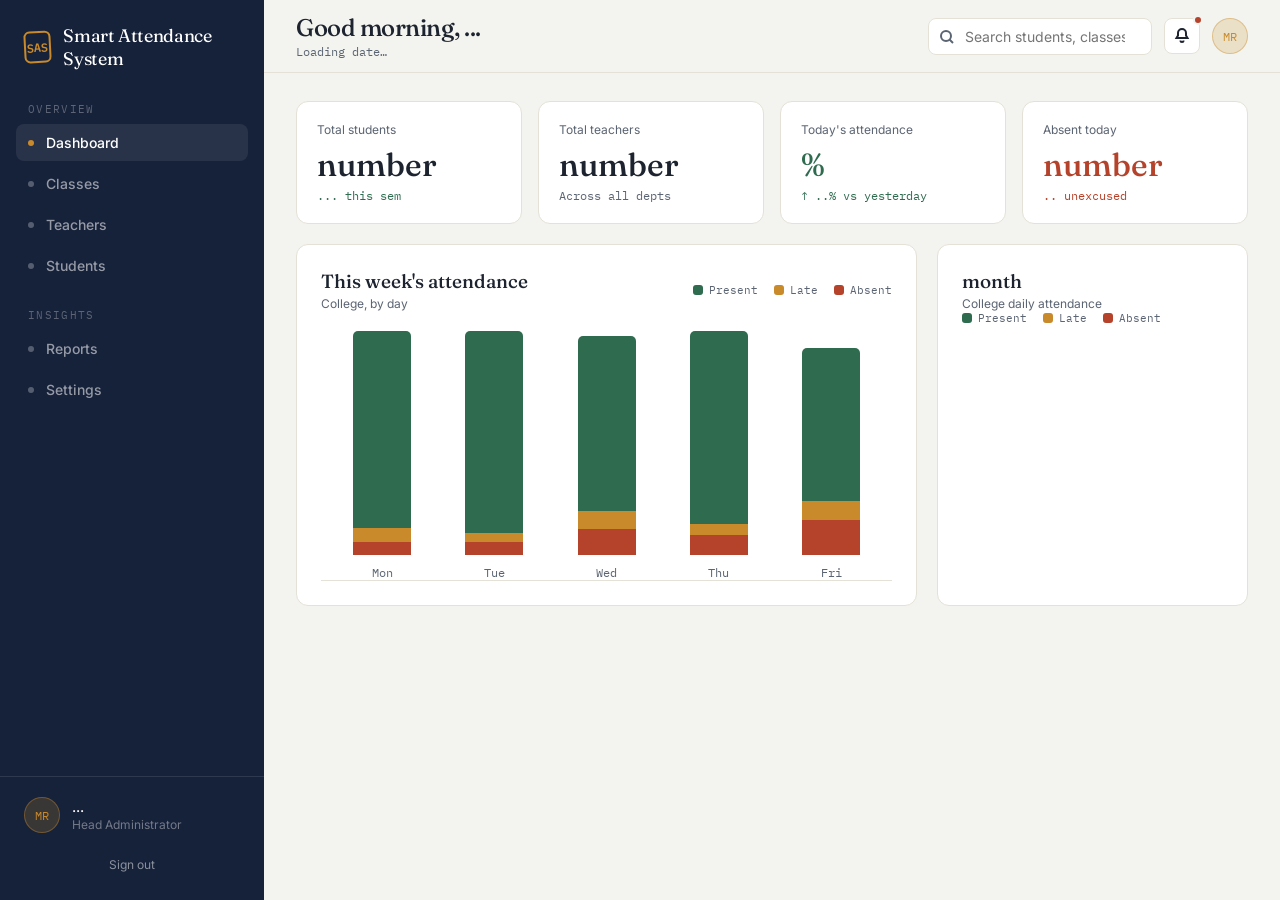
<file: admin.html>
<!doctype html>
<html lang="en">
  <head>
    <meta charset="UTF-8" />
    <meta name="viewport" content="width=device-width, initial-scale=1.0" />
    <title>Dashboard · Smart Attendance System Admin</title>

    <link rel="preconnect" href="https://fonts.googleapis.com" />
    <link rel="preconnect" href="https://fonts.gstatic.com" crossorigin />
    <link
      href="https://fonts.googleapis.com/css2?family=Fraunces:opsz,wght@9..144,400;9..144,500;9..144,600;9..144,700&family=Inter:wght@400;500;600;700&family=IBM+Plex+Mono:wght@400;500;600&display=swap"
      rel="stylesheet"
    />

    <link rel="stylesheet" href="admin.css" />
  </head>

  <body>
    <div id="sidebar-overlay"></div>

    <div class="layout">
      <aside id="sidebar" class="sidebar">
        <div class="sidebar-header">
          <a href="admin.html" class="logo">
            <div class="logo-mark">SAS</div>
            <span>Smart Attendance System</span>
          </a>

          <button
            id="sidebar-close"
            class="sidebar-close"
            aria-label="Close menu"
          >
            ✕
          </button>
        </div>

        <nav class="sidebar-nav">
          <p class="nav-heading">Overview</p>

          <a href="admin.html" class="nav-link active">
            <span class="nav-dot"></span>
            Dashboard
          </a>

          <a href="#" class="nav-link">
            <span class="nav-dot"></span>
            Classes
          </a>

          <a href="#" class="nav-link">
            <span class="nav-dot"></span>
            Teachers
          </a>

          <a href="#" class="nav-link">
            <span class="nav-dot"></span>
            Students
          </a>

          <p class="nav-heading insights-heading">Insights</p>

          <a href="#" class="nav-link">
            <span class="nav-dot"></span>
            Reports
          </a>

          <a href="#" class="nav-link">
            <span class="nav-dot"></span>
            Settings
          </a>
        </nav>

        <div class="sidebar-footer">
          <div class="admin-profile">
            <div class="avatar">MR</div>

            <div>
              <p>...</p>
              <span>Head Administrator</span>
            </div>
          </div>

          <a href="login.html" class="sign-out">Sign out</a>
        </div>
      </aside>

      <div class="main">
        <header class="topbar">
          <div class="topbar-left">
            <button
              id="sidebar-open"
              class="menu-button"
              aria-label="Open menu"
            >
              <svg
                width="22"
                height="22"
                fill="none"
                stroke="currentColor"
                stroke-width="2"
              >
                <path d="M2 5h18M2 11h18M2 17h18" />
              </svg>
            </button>

            <div>
              <h1>Good morning, ...</h1>
              <p data-today>Loading date…</p>
            </div>
          </div>

          <div class="topbar-right">
            <div class="search-box">
              <input type="search" placeholder="Search students, classes…" />

              <svg
                width="14"
                height="14"
                fill="none"
                stroke="currentColor"
                stroke-width="2"
              >
                <circle cx="6" cy="6" r="5" />
                <path d="M13 13l-3.5-3.5" />
              </svg>
            </div>

            <button class="notification-button" aria-label="Notifications">
              <svg
                width="16"
                height="16"
                fill="none"
                stroke="currentColor"
                stroke-width="2"
              >
                <path
                  d="M8 1a4 4 0 0 0-4 4v2.5L2.5 10h11L12 7.5V5a4 4 0 0 0-4-4Z"
                />
                <path d="M6.5 12.5a1.5 1.5 0 0 0 3 0" />
              </svg>

              <span></span>
            </button>

            <div class="avatar top-avatar">MR</div>
          </div>
        </header>

        <main>
          <section class="stats-grid">
            <div class="stat-card">
              <p>Total students</p>
              <strong>number</strong>
              <span class="positive">... this sem</span>
            </div>

            <div class="stat-card">
              <p>Total teachers</p>
              <strong>number</strong>
              <span>Across all depts</span>
            </div>

            <div class="stat-card">
              <p>Today's attendance</p>
              <strong class="present-text">%</strong>
              <span class="positive">↑ ..% vs yesterday</span>
            </div>

            <div class="stat-card">
              <p>Absent today</p>
              <strong class="absent-text">number</strong>
              <span class="absent-text">.. unexcused</span>
            </div>
          </section>

          <section class="dashboard-grid">
            <div class="card attendance-card">
              <div class="card-header">
                <div>
                  <h2>This week's attendance</h2>
                  <p>College, by day</p>
                </div>

                <div class="legend">
                  <span>
                    <i class="present-bg"></i>
                    Present
                  </span>

                  <span>
                    <i class="late-bg"></i>
                    Late
                  </span>

                  <span>
                    <i class="absent-bg"></i>
                    Absent
                  </span>
                </div>
              </div>

              <div class="bar-track">
                <div class="bar-col">
                  <div class="bar-stack bar-mon">
                    <div class="present-bg" style="height: 88%"></div>
                    <div class="late-bg" style="height: 6%"></div>
                    <div class="absent-bg" style="height: 6%"></div>
                  </div>
                  <span>Mon</span>
                </div>

                <div class="bar-col">
                  <div class="bar-stack bar-tue">
                    <div class="present-bg" style="height: 90%"></div>
                    <div class="late-bg" style="height: 4%"></div>
                    <div class="absent-bg" style="height: 6%"></div>
                  </div>
                  <span>Tue</span>
                </div>

                <div class="bar-col">
                  <div class="bar-stack bar-wed">
                    <div class="present-bg" style="height: 80%"></div>
                    <div class="late-bg" style="height: 8%"></div>
                    <div class="absent-bg" style="height: 12%"></div>
                  </div>
                  <span>Wed</span>
                </div>

                <div class="bar-col">
                  <div class="bar-stack bar-thu">
                    <div class="present-bg" style="height: 86%"></div>
                    <div class="late-bg" style="height: 5%"></div>
                    <div class="absent-bg" style="height: 9%"></div>
                  </div>
                  <span>Thu</span>
                </div>

                <div class="bar-col">
                  <div class="bar-stack bar-fri">
                    <div class="present-bg" style="height: 74%"></div>
                    <div class="late-bg" style="height: 9%"></div>
                    <div class="absent-bg" style="height: 17%"></div>
                  </div>
                  <span>Fri</span>
                </div>
              </div>
            </div>

            <div class="card overview-card">
              <h2>month</h2>
              <p>College daily attendance</p>

              <div class="roll-grid" data-roll-grid="28"></div>

              <div class="legend calendar-legend">
                <span>
                  <i class="present-bg"></i>
                  Present
                </span>

                <span>
                  <i class="late-bg"></i>
                  Late
                </span>

                <span>
                  <i class="absent-bg"></i>
                  Absent
                </span>
              </div>
            </div>
          </section>
        </main>
      </div>
    </div>
  </body>
</html>
</file>
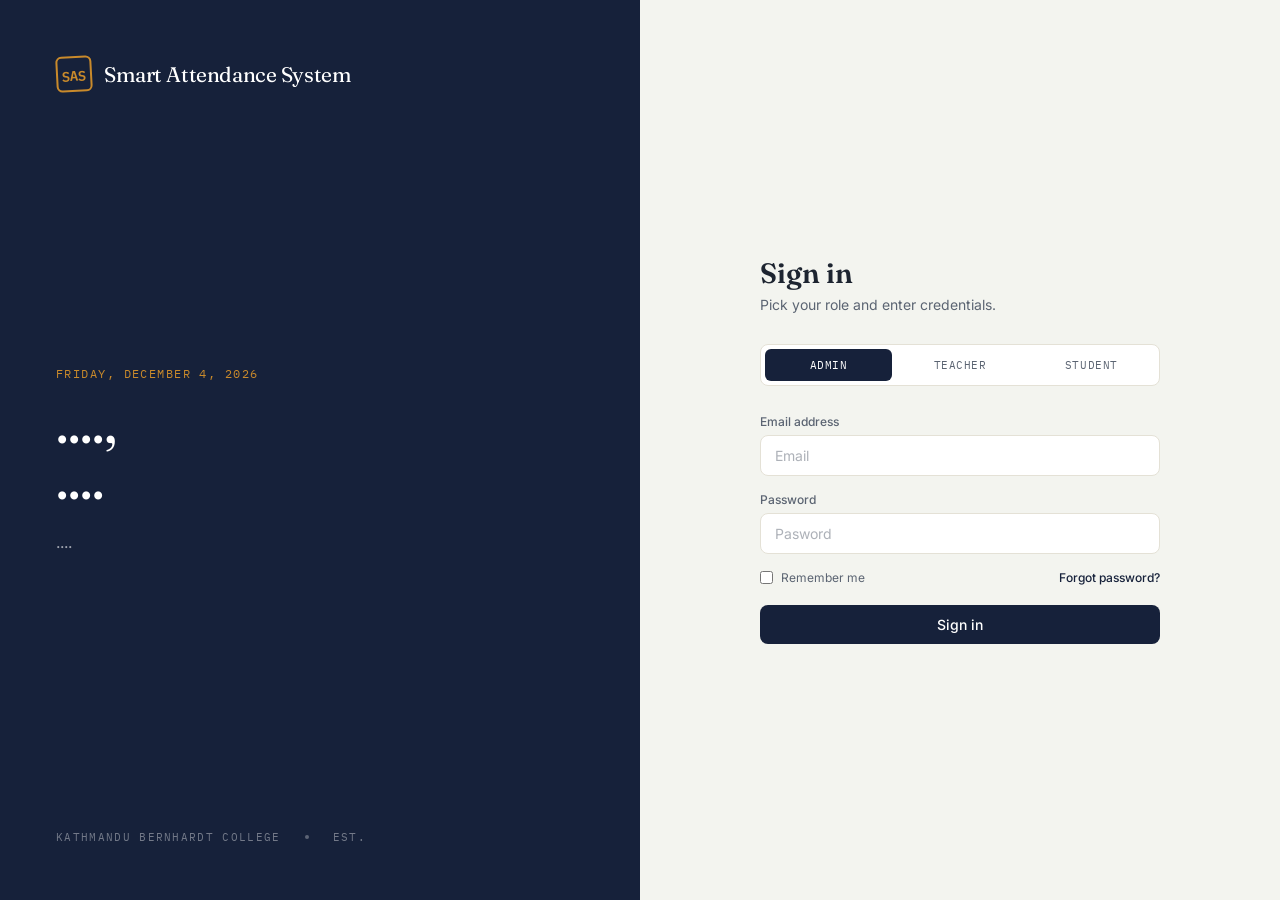
<file: login.html>
<!doctype html>

<html lang="en">
  <head>
    <meta charset="UTF-8" />
    <meta name="viewport" content="width=device-width, initial-scale=1.0" />

    <title>Sign in · Smart Attendance System</title>

    <link rel="preconnect" href="https://fonts.googleapis.com" />
    <link rel="preconnect" href="https://fonts.gstatic.com" crossorigin />

    <link
      href="https://fonts.googleapis.com/css2?family=Fraunces:opsz,wght@9..144,400;9..144,500;9..144,600;9..144,700&family=Inter:wght@400;500;600;700&family=IBM+Plex+Mono:wght@400;500;600&display=swap"
      rel="stylesheet"
    />

    <link rel="stylesheet" href="login.css" />
  </head>

  <body>
    <div class="login-page">
      <section class="ink-panel">
        <div class="brand">
          <div class="logo-box">SAS</div>
          <span class="brand-name">Smart Attendance System</span>
        </div>

        <div class="intro">
          <p class="today" data-today>...</p>

          <h1>
            ....,<br />
            ....
          </h1>

          <p class="intro-text">....</p>
        </div>

        <div class="panel-footer">
          <span>Kathmandu Bernhardt College</span>
          <span class="footer-dot"></span>
          <span>Est. </span>
        </div>
      </section>

      <section class="paper-panel">
        <div class="login-container">
          <h2>Sign in</h2>

          <p class="login-description">Pick your role and enter credentials.</p>

          <div class="role-tabs">
            <button type="button" data-role-tab="admin" class="role-tab active">
              Admin
            </button>

            <button type="button" data-role-tab="teacher" class="role-tab">
              Teacher
            </button>

            <button type="button" data-role-tab="student" class="role-tab">
              Student
            </button>
          </div>

          <form id="login-form">
            <input type="hidden" id="login-role" value="admin" />

            <div class="form-group">
              <label for="email"> Email address </label>

              <input id="email" type="email" required placeholder="Email" />
            </div>

            <div class="form-group">
              <label for="password"> Password </label>

              <input
                id="password"
                type="password"
                required
                placeholder="Pasword"
              />
            </div>

            <div class="form-options">
              <label class="remember">
                <input type="checkbox" id="remember" />

                <span>Remember me</span>
              </label>

              <a href="#" class="forgot-password"> Forgot password? </a>
            </div>

            <button type="submit" class="sign-in-button">Sign in</button>
          </form>
        </div>
      </section>
    </div>
    <script src="login.js"></script>
  </body>
</html>
</file>
<file: admin.css>
* {
  margin: 0;
  padding: 0;
  box-sizing: border-box;
}
:root {
  --ink: #16213a;
  --inkdeep: #0f1729;
  --paper: #f3f4ef;
  --card: #ffffff;
  --line: #e4e1d6;
  --present: #2f6b4f;
  --presentlight: #e4efe8;
  --late: #c98a2b;
  --latelight: #f7ecda;
  --absent: #b5432b;
  --absentlight: #f6e5df;
  --muted: #5b6472;
  --ink2: #1d2430;
}
body {
  background: var(--paper);
  color: var(--ink2);
  font-family: "Inter", sans-serif;
  -webkit-font-smoothing: antialiased;
}
button,
input,
select {
  font: inherit;
}
button {
  cursor: pointer;
}
a {
  text-decoration: none;
  color: inherit;
}
.layout {
  min-height: 100vh;
  display: grid;
  grid-template-columns: 264px 1fr;
}
.sidebar {
  height: 100vh;
  background: var(--ink);
  color: white;
  display: flex;
  flex-direction: column;
  position: sticky;
  top: 0;
}
.sidebar-header {
  display: flex;
  align-items: center;
  justify-content: space-between;
  padding: 24px;
}
.logo {
  display: flex;
  align-items: center;
  gap: 12px;
}
.logo > span {
  font-family: "Fraunces", serif;
  font-size: 18px;
  letter-spacing: -0.02em;
}
.logo-mark {
  width: 32px;
  height: 32px;
  border: 2px solid var(--late);
  border-radius: 6px;
  display: flex;
  align-items: center;
  justify-content: center;
  color: var(--late);
  font-family: "IBM Plex Mono", monospace;
  font-size: 12px;
  font-weight: 600;
  transform: rotate(-3deg);
}
.sidebar-close {
  display: none;
  border: 0;
  background: transparent;
  color: rgba(255, 255, 255, 0.6);
}
.sidebar-nav {
  flex: 1;
  overflow-y: auto;
  padding: 8px 16px;
}
.nav-heading {
  padding: 0 12px;
  margin-bottom: 8px;
  color: rgba(255, 255, 255, 0.3);
  font-family: "IBM Plex Mono", monospace;
  font-size: 11px;
  text-transform: uppercase;
  letter-spacing: 0.12em;
}
.insights-heading {
  margin-top: 24px;
}
.nav-link {
  display: flex;
  align-items: center;
  gap: 12px;
  padding: 10px 12px;
  margin-bottom: 4px;
  border-radius: 8px;
  color: rgba(255, 255, 255, 0.55);
  font-size: 14px;
  font-weight: 500;
  transition: 0.2s ease;
}
.nav-link:hover {
  color: white;
  background: rgba(255, 255, 255, 0.05);
}
.nav-link.active {
  color: white;
  background: rgba(255, 255, 255, 0.08);
}
.nav-dot {
  width: 6px;
  height: 6px;
  border-radius: 50%;
  background: currentColor;
  opacity: 0.5;
}
.nav-link.active .nav-dot {
  background: var(--late);
  opacity: 1;
}
.sidebar-footer {
  padding: 12px 16px 20px;
  border-top: 1px solid rgba(255, 255, 255, 0.1);
}
.admin-profile {
  display: flex;
  align-items: center;
  gap: 12px;
  padding: 8px;
}
.admin-profile p {
  font-size: 14px;
  font-weight: 500;
}
.admin-profile span {
  display: block;
  margin-top: 2px;
  color: rgba(255, 255, 255, 0.4);
  font-size: 12px;
}
.avatar {
  width: 36px;
  height: 36px;
  flex-shrink: 0;
  border-radius: 50%;
  background: rgba(201, 138, 43, 0.2);
  border: 1px solid rgba(201, 138, 43, 0.4);
  display: flex;
  align-items: center;
  justify-content: center;
  color: var(--late);
  font-family: "IBM Plex Mono", monospace;
  font-size: 12px;
}
.sign-out {
  display: block;
  margin-top: 8px;
  padding: 8px;
  border-radius: 8px;
  text-align: center;
  color: rgba(255, 255, 255, 0.5);
  font-size: 12px;
}
.sign-out:hover {
  color: white;
  background: rgba(255, 255, 255, 0.05);
}
.main {
  min-width: 0;
}
.topbar {
  height: 73px;
  position: sticky;
  top: 0;
  z-index: 20;
  padding: 16px 32px;
  background: rgba(243, 244, 239, 0.9);
  backdrop-filter: blur(10px);
  border-bottom: 1px solid var(--line);
  display: flex;
  align-items: center;
  justify-content: space-between;
  gap: 16px;
}
.topbar-left {
  display: flex;
  align-items: center;
  gap: 12px;
  min-width: 0;
}
.topbar h1 {
  font-family: "Fraunces", serif;
  font-size: 24px;
  font-weight: 500;
  letter-spacing: -0.02em;
}
.topbar p {
  margin-top: 2px;
  color: var(--muted);
  font-family: "IBM Plex Mono", monospace;
  font-size: 12px;
}
.menu-button {
  display: none;
  border: 0;
  background: transparent;
  color: var(--ink2);
}
.topbar-right {
  display: flex;
  align-items: center;
  gap: 12px;
}
.search-box {
  position: relative;
}
.search-box input {
  width: 224px;
  padding: 9px 12px 9px 36px;
  background: white;
  border: 1px solid var(--line);
  border-radius: 8px;
  outline: none;
  font-size: 14px;
}
.search-box input:focus {
  border-color: var(--ink);
}
.search-box svg {
  position: absolute;
  left: 12px;
  top: 12px;
  color: var(--muted);
}
.notification-button {
  width: 36px;
  height: 36px;
  position: relative;
  border: 1px solid var(--line);
  border-radius: 8px;
  background: white;
  display: flex;
  align-items: center;
  justify-content: center;
  color: var(--ink2);
}
.notification-button span {
  position: absolute;
  width: 10px;
  height: 10px;
  top: -4px;
  right: -4px;
  background: var(--absent);
  border: 2px solid var(--paper);
  border-radius: 50%;
}
.top-avatar {
  width: 36px;
  height: 36px;
}
.main {
  min-width: 0;
}
.topbar {
  height: 73px;
  position: sticky;
  top: 0;
  z-index: 20;
  padding: 16px 32px;
  background: rgba(243, 244, 239, 0.9);
  backdrop-filter: blur(10px);
  border-bottom: 1px solid var(--line);
  display: flex;
  align-items: center;
  justify-content: space-between;
  gap: 16px;
}
.topbar-left {
  display: flex;
  align-items: center;
  gap: 12px;
  min-width: 0;
}
.topbar h1 {
  font-family: "Fraunces", serif;
  font-size: 24px;
  font-weight: 500;
  letter-spacing: -0.02em;
}
.topbar p {
  margin-top: 2px;
  color: var(--muted);
  font-family: "IBM Plex Mono", monospace;
  font-size: 12px;
}
.menu-button {
  display: none;
  border: 0;
  background: transparent;
  color: var(--ink2);
}
.topbar-right {
  display: flex;
  align-items: center;
  gap: 12px;
}
.search-box {
  position: relative;
}
.search-box input {
  width: 224px;
  padding: 9px 12px 9px 36px;
  background: white;
  border: 1px solid var(--line);
  border-radius: 8px;
  outline: none;
  font-size: 14px;
}
.search-box input:focus {
  border-color: var(--ink);
}
.search-box svg {
  position: absolute;
  left: 12px;
  top: 12px;
  color: var(--muted);
}
.notification-button {
  width: 36px;
  height: 36px;
  position: relative;
  border: 1px solid var(--line);
  border-radius: 8px;
  background: white;
  display: flex;
  align-items: center;
  justify-content: center;
  color: var(--ink2);
}
.notification-button span {
  position: absolute;
  width: 10px;
  height: 10px;
  top: -4px;
  right: -4px;
  background: var(--absent);
  border: 2px solid var(--paper);
  border-radius: 50%;
}
.top-avatar {
  width: 36px;
  height: 36px;
}
main {
  padding: 28px 32px;
}
.stats-grid {
  display: grid;
  grid-template-columns: repeat(4, 1fr);
  gap: 16px;
  margin-bottom: 20px;
}
.stat-card,
.card {
  background: var(--card);
  border: 1px solid var(--line);
  border-radius: 12px;
}
.stat-card {
  padding: 20px;
}
.stat-card p {
  color: var(--muted);
  font-size: 12px;
  margin-bottom: 8px;
}
.stat-card strong {
  display: block;
  font-family: "Fraunces", serif;
  font-size: 32px;
  font-weight: 500;
}
.stat-card span {
  display: block;
  margin-top: 4px;
  color: var(--muted);
  font-family: "IBM Plex Mono", monospace;
  font-size: 12px;
}
.stat-card .positive,
.positive {
  color: var(--present);
}
.present-text {
  color: var(--present) !important;
}
.absent-text {
  color: var(--absent) !important;
}
.dashboard-grid {
  display: grid;
  grid-template-columns: 2fr 1fr;
  gap: 20px;
  margin-bottom: 20px;
}
.attendance-card,
.overview-card {
  padding: 24px;
}
.card-header,
.ledger-header {
  display: flex;
  align-items: center;
  justify-content: space-between;
  gap: 16px;
}
.card h2,
.quick-actions h2 {
  font-family: "Fraunces", serif;
  font-size: 19px;
  font-weight: 500;
}
.card-header p,
.overview-card > p,
.ledger-header p {
  margin-top: 3px;
  color: var(--muted);
  font-size: 12px;
}
.legend {
  display: flex;
  align-items: center;
  gap: 16px;
  color: var(--muted);
  font-family: "IBM Plex Mono", monospace;
  font-size: 11px;
}
.legend span {
  display: flex;
  align-items: center;
  gap: 6px;
}
.legend i {
  display: block;
  width: 10px;
  height: 10px;
  border-radius: 3px;
}
.present-bg {
  background: var(--present);
}
.late-bg {
  background: var(--late);
}
.absent-bg {
  background: var(--absent);
}
.bar-track {
  height: 250px;
  margin-top: 20px;
  padding: 0 15px;
  border-bottom: 1px solid var(--line);
  display: flex;
  align-items: flex-end;
  justify-content: space-around;
  gap: 20px;
}
.bar-col {
  height: 100%;
  flex: 1;
  display: flex;
  flex-direction: column;
  justify-content: flex-end;
  align-items: center;
  gap: 10px;
}
.bar-stack {
  width: 100%;
  max-width: 58px;
  display: flex;
  flex-direction: column;
  overflow: hidden;
  border-radius: 5px 5px 0 0;
}
.bar-mon {
  height: 92%;
}
.bar-tue {
  height: 96%;
}
.bar-wed {
  height: 88%;
}
.bar-thu {
  height: 94%;
}
.bar-fri {
  height: 83%;
}
.bar-col > span {
  color: var(--muted);
  font-family: "IBM Plex Mono", monospace;
  font-size: 12px;
}
</file>
<file: login.css>
:root {
  --ink: #16213a;
  --inkdeep: #0f1729;
  --paper: #f3f4ef;
  --card: #ffffff;
  --line: #e4e1d6;
  --present: #2f6b4f;
  --presentlight: #e4efe8;
  --late: #c98a2b;
  --latelight: #f7ecda;
  --absent: #b5432b;
  --absentlight: #f6e5df;
  --muted: #5b6472;
  --ink2: #1d2430;
}

* {
  margin: 0;
  padding: 0;
  box-sizing: border-box;
}

body {
  min-height: 100vh;
  background: var(--paper);
  color: var(--ink2);
  font-family: "Inter", sans-serif;
}

.login-page {
  min-height: 100vh;
  display: grid;
  grid-template-columns: 1fr 1fr;
}

.ink-panel {
  position: relative;
  background: var(--ink);
  color: white;
  min-height: 100vh;
  display: flex;
  flex-direction: column;
  justify-content: space-between;
  padding: 56px;
  overflow: hidden;
}

.brand {
  display: flex;
  align-items: center;
  gap: 12px;
}

.logo-box {
  width: 36px;
  height: 36px;
  border: 2px solid var(--late);
  border-radius: 6px;
  display: flex;
  align-items: center;
  justify-content: center;
  color: var(--late);
  font-family: "IBM Plex Mono", monospace;
  font-size: 14px;
  font-weight: 600;
  transform: rotate(-3deg);
}

.brand-name {
  font-family: "Fraunces", serif;
  font-size: 21px;
  letter-spacing: -0.02em;
}

.intro {
  max-width: 430px;
}

.today {
  color: var(--late);
  font-family: "IBM Plex Mono", monospace;
  font-size: 12px;
  text-transform: uppercase;
  letter-spacing: 0.12em;
  margin-bottom: 16px;
}

.intro h1 {
  font-family: "Fraunces", serif;
  font-size: clamp(38px, 4vw, 52px);
  font-weight: 500;
  line-height: 1.1;
  margin-bottom: 20px;
}

.intro-text {
  color: rgba(255, 255, 255, 0.6);
  font-size: 16px;
  line-height: 1.7;
}

.panel-footer {
  display: flex;
  align-items: center;
  gap: 24px;
  color: rgba(255, 255, 255, 0.4);
  font-family: "IBM Plex Mono", monospace;
  font-size: 11px;
  text-transform: uppercase;
  letter-spacing: 0.12em;
}

.footer-dot {
  width: 4px;
  height: 4px;
  background: rgba(255, 255, 255, 0.3);
  border-radius: 50%;
}

.paper-panel {
  background: var(--paper);
  display: flex;
  align-items: center;
  justify-content: center;
  padding: 56px 40px;
}

.login-container {
  width: 100%;
  max-width: 400px;
}

.login-container h2 {
  font-family: "Fraunces", serif;
  font-size: 28px;
  font-weight: 600;
  margin-bottom: 4px;
}

.login-description {
  color: var(--muted);
  font-size: 14px;
  line-height: 1.6;
  margin-bottom: 28px;
}

.role-tabs {
  display: flex;
  gap: 4px;
  background: white;
  border: 1px solid var(--line);
  border-radius: 8px;
  padding: 4px;
  margin-bottom: 28px;
}

.role-tab {
  flex: 1;
  border: none;
  background: transparent;
  color: var(--muted);
  padding: 9px 8px;
  border-radius: 6px;
  font-family: "IBM Plex Mono", monospace;
  font-size: 11px;
  text-transform: uppercase;
  letter-spacing: 0.05em;
  cursor: pointer;
  transition: 0.2s ease;
}

.role-tab:hover {
  color: var(--ink);
}

.role-tab.active {
  background: var(--ink);
  color: white;
}

.form-group {
  margin-bottom: 16px;
}

.form-group label {
  display: block;
  color: var(--muted);
  font-size: 12px;
  font-weight: 500;
  margin-bottom: 6px;
}

.form-group input[type="email"],
.form-group input[type="password"] {
  width: 100%;
  padding: 11px 14px;
  border: 1px solid var(--line);
  border-radius: 8px;
  background: white;
  color: var(--ink2);
  font-family: "Inter", sans-serif;
  font-size: 14px;
  outline: none;
  transition:
    border-color 0.2s ease,
    box-shadow 0.2s ease;
}

.form-group input:focus {
  border-color: var(--ink);
  box-shadow: 0 0 0 2px rgba(22, 33, 58, 0.08);
}

.form-group input::placeholder {
  color: rgba(91, 100, 114, 0.5);
}

.form-options {
  display: flex;
  align-items: center;
  justify-content: space-between;
  margin: 4px 0 20px;
}

.remember {
  display: flex;
  align-items: center;
  gap: 8px;
  color: var(--muted);
  font-size: 12px;
  cursor: pointer;
}

.remember input {
  accent-color: var(--ink);
}

.forgot-password {
  color: var(--ink);
  font-size: 12px;
  font-weight: 500;
  text-decoration: none;
}

.forgot-password:hover {
  text-decoration: underline;
}

.sign-in-button {
  width: 100%;
  border: none;
  background: var(--ink);
  color: white;
  padding: 11px;
  border-radius: 8px;
  font-family: "Inter", sans-serif;
  font-size: 14px;
  font-weight: 500;
  cursor: pointer;
  transition:
    background 0.2s ease,
    transform 0.2s ease;
}

.sign-in-button:hover {
  background: var(--inkdeep);
  transform: translateY(-1px);
}

.demo-note {
  color: var(--muted);
  font-size: 11px;
  line-height: 1.6;
  text-align: center;
  margin-top: 24px;
}

@media (max-width: 900px) {
  .login-page {
    grid-template-columns: 1fr;
  }

  .ink-panel {
    min-height: auto;
    padding: 40px 32px;
  }

  .intro {
    padding: 70px 0;
  }

  .panel-footer {
    display: none;
  }

  .paper-panel {
    padding: 50px 24px;
  }
}

@media (max-width: 500px) {
  .ink-panel {
    padding: 32px 24px;
  }

  .intro {
    padding: 50px 0;
  }

  .intro h1 {
    font-size: 38px;
  }

  .paper-panel {
    padding: 40px 20px;
  }
}
</file>
